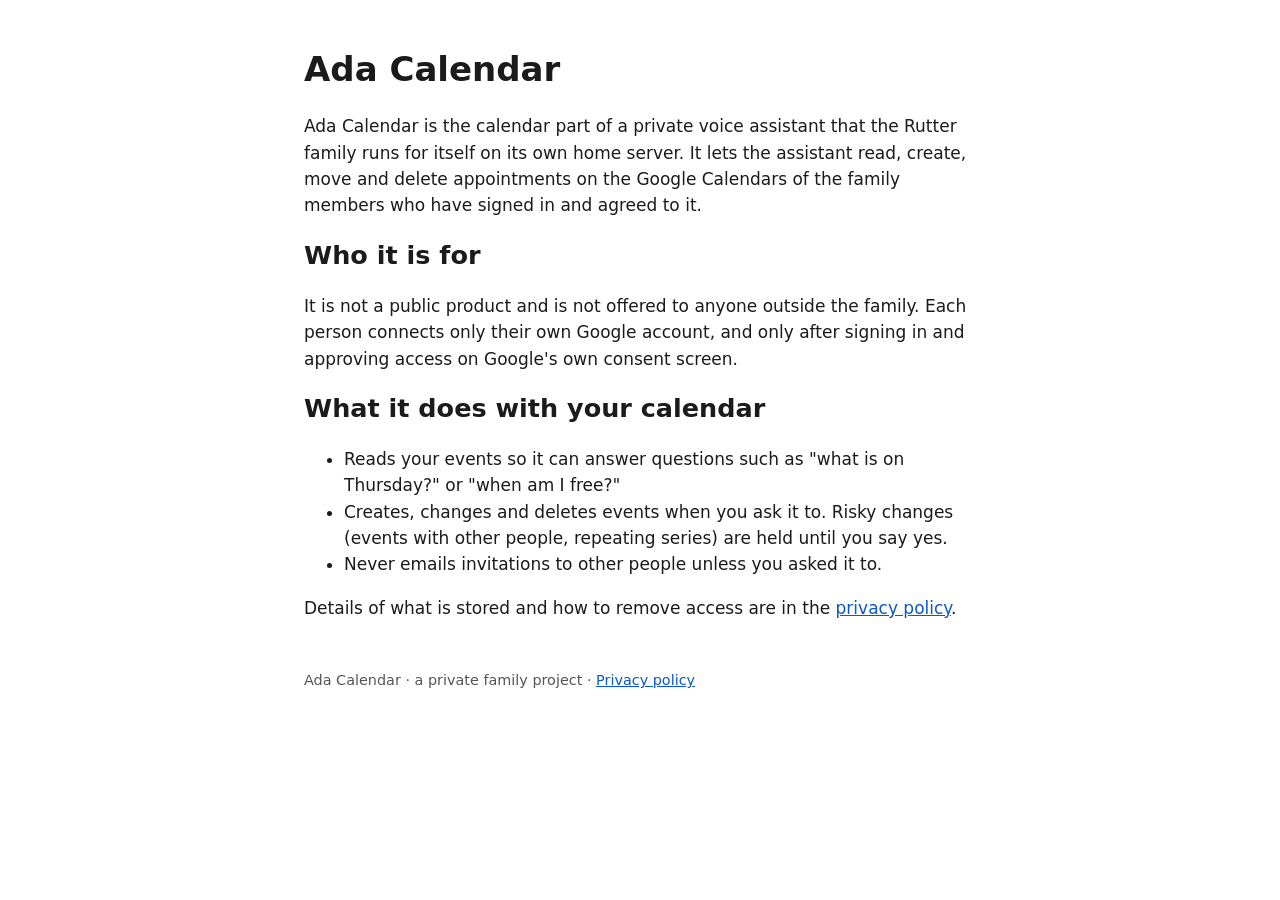
<file: index.html>
<!doctype html>
<html lang="en">
<head>
<meta charset="utf-8">
<meta name="viewport" content="width=device-width, initial-scale=1">
<title>Ada Calendar</title>
<link rel="stylesheet" href="style.css">
</head>
<body>
<h1>Ada Calendar</h1>
<p>Ada Calendar is the calendar part of a private voice assistant that the Rutter family runs for itself on its own home server.
It lets the assistant read, create, move and delete appointments on the Google Calendars of the family members who have signed in and agreed to it.</p>

<h2>Who it is for</h2>
<p>It is not a public product and is not offered to anyone outside the family. Each person connects only their own Google account, and only
after signing in and approving access on Google's own consent screen.</p>

<h2>What it does with your calendar</h2>
<ul>
  <li>Reads your events so it can answer questions such as "what is on Thursday?" or "when am I free?"</li>
  <li>Creates, changes and deletes events when you ask it to. Risky changes (events with other people, repeating series) are held until you say yes.</li>
  <li>Never emails invitations to other people unless you asked it to.</li>
</ul>

<p>Details of what is stored and how to remove access are in the <a href="privacy.html">privacy policy</a>.</p>

<footer>Ada Calendar &middot; a private family project &middot; <a href="privacy.html">Privacy policy</a></footer>
</body>
</html>
</file>
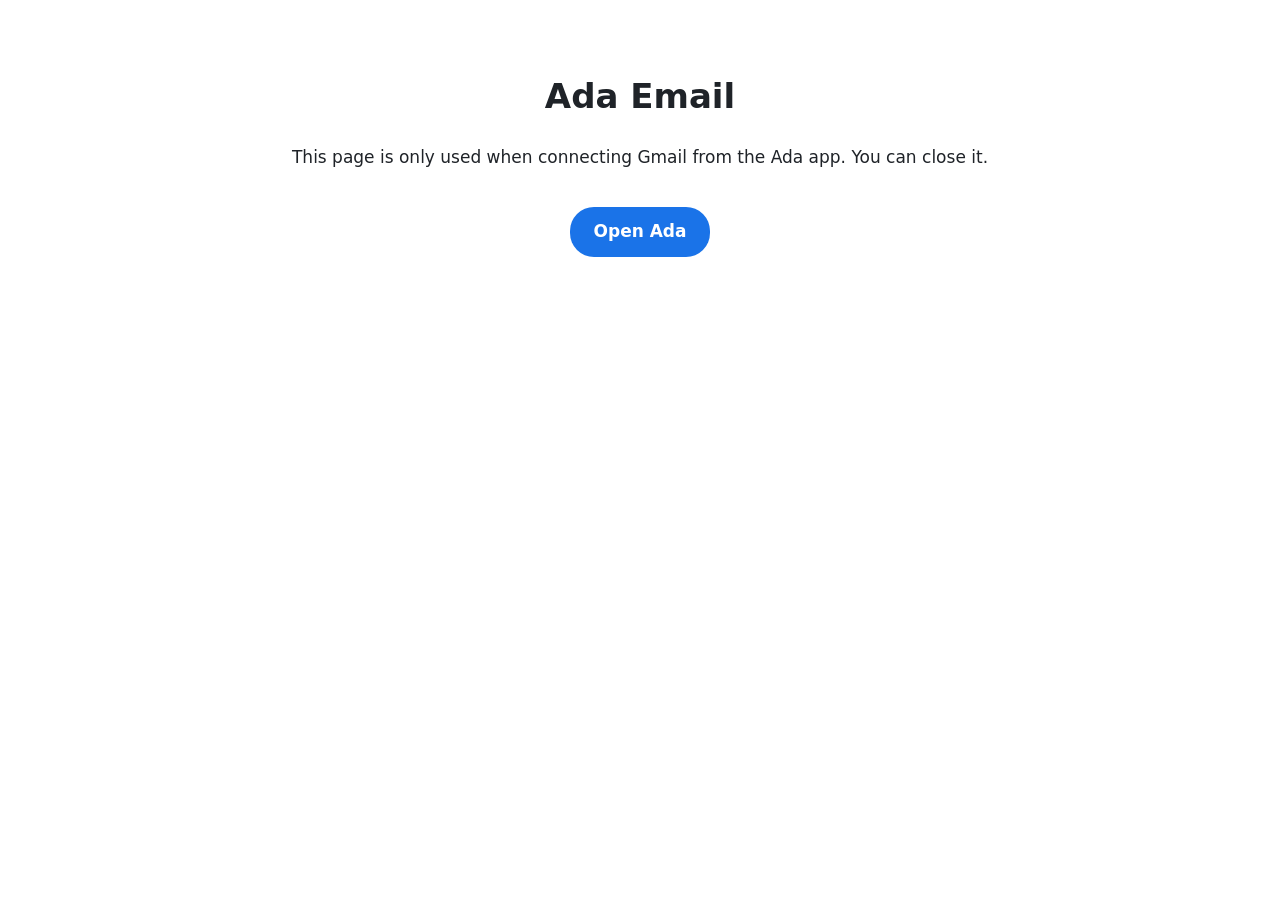
<file: email.html>
<!doctype html>
<html lang="en">
<head>
<meta charset="utf-8">
<meta name="viewport" content="width=device-width, initial-scale=1">
<meta name="referrer" content="no-referrer">
<meta name="robots" content="noindex">
<title>Ada Email</title>
<style>
  :root { --bg: #ffffff; --fg: #1f2328; --accent: #1a73e8; }
  @media (prefers-color-scheme: dark) { :root { --bg: #14171a; --fg: #e6e8ea; --accent: #8ab4f8; } }
  body { margin: 0; padding: 48px 16px; background: var(--bg); color: var(--fg); font: 17px/1.5 system-ui, sans-serif; text-align: center; }
  a[hidden] { display: none; }
  a.button { display: inline-block; margin-top: 20px; padding: 12px 24px; border-radius: 24px; background: var(--accent); color: var(--bg); text-decoration: none; font-weight: 600; }
</style>
</head>
<body>
<h1>Ada Email</h1>
<p id="msg">Returning to the Ada app…</p>
<a id="open" class="button" href="#" hidden>Open Ada</a>
<script>
// Hands Google's answer back to the Ada app on this phone. Nothing is sent anywhere else, and the destination is fixed in this file: it is
// never read from the link. Only the three things the app needs (code, state, error) are taken from Google's reply, each checked, and the
// rest (scope, authuser, ...) is dropped. The one-time code is useless without the app's private challenge and the server's secret.
(function () {
  var p = new URLSearchParams(location.search);
  var code = p.get("code") || "", state = p.get("state") || "", error = p.get("error") || "";
  var msg = document.getElementById("msg"), open = document.getElementById("open");
  var good = /^[A-Za-z0-9_-]{16,128}$/.test(state) && ((/^[A-Za-z0-9_.\/~-]{10,4000}$/.test(code) && !error) || (/^[a-z_]{3,40}$/.test(error) && !code));
  if (!good) {
    msg.textContent = "This page is only used when connecting Gmail from the Ada app. You can close it.";
    return;
  }
  var q = "state=" + encodeURIComponent(state) + (code ? "&code=" + encodeURIComponent(code) : "&error=" + encodeURIComponent(error));
  var target = "intent://email-callback?" + q + "#Intent;scheme=adaemail;package=com.bhrutter.digitalassistant;end";
  open.href = target;
  open.hidden = false;
  msg.textContent = "Returning to the Ada app. If nothing happens, tap the button.";
  window.location.replace(target);
})();
</script>
</body>
</html>
</file>
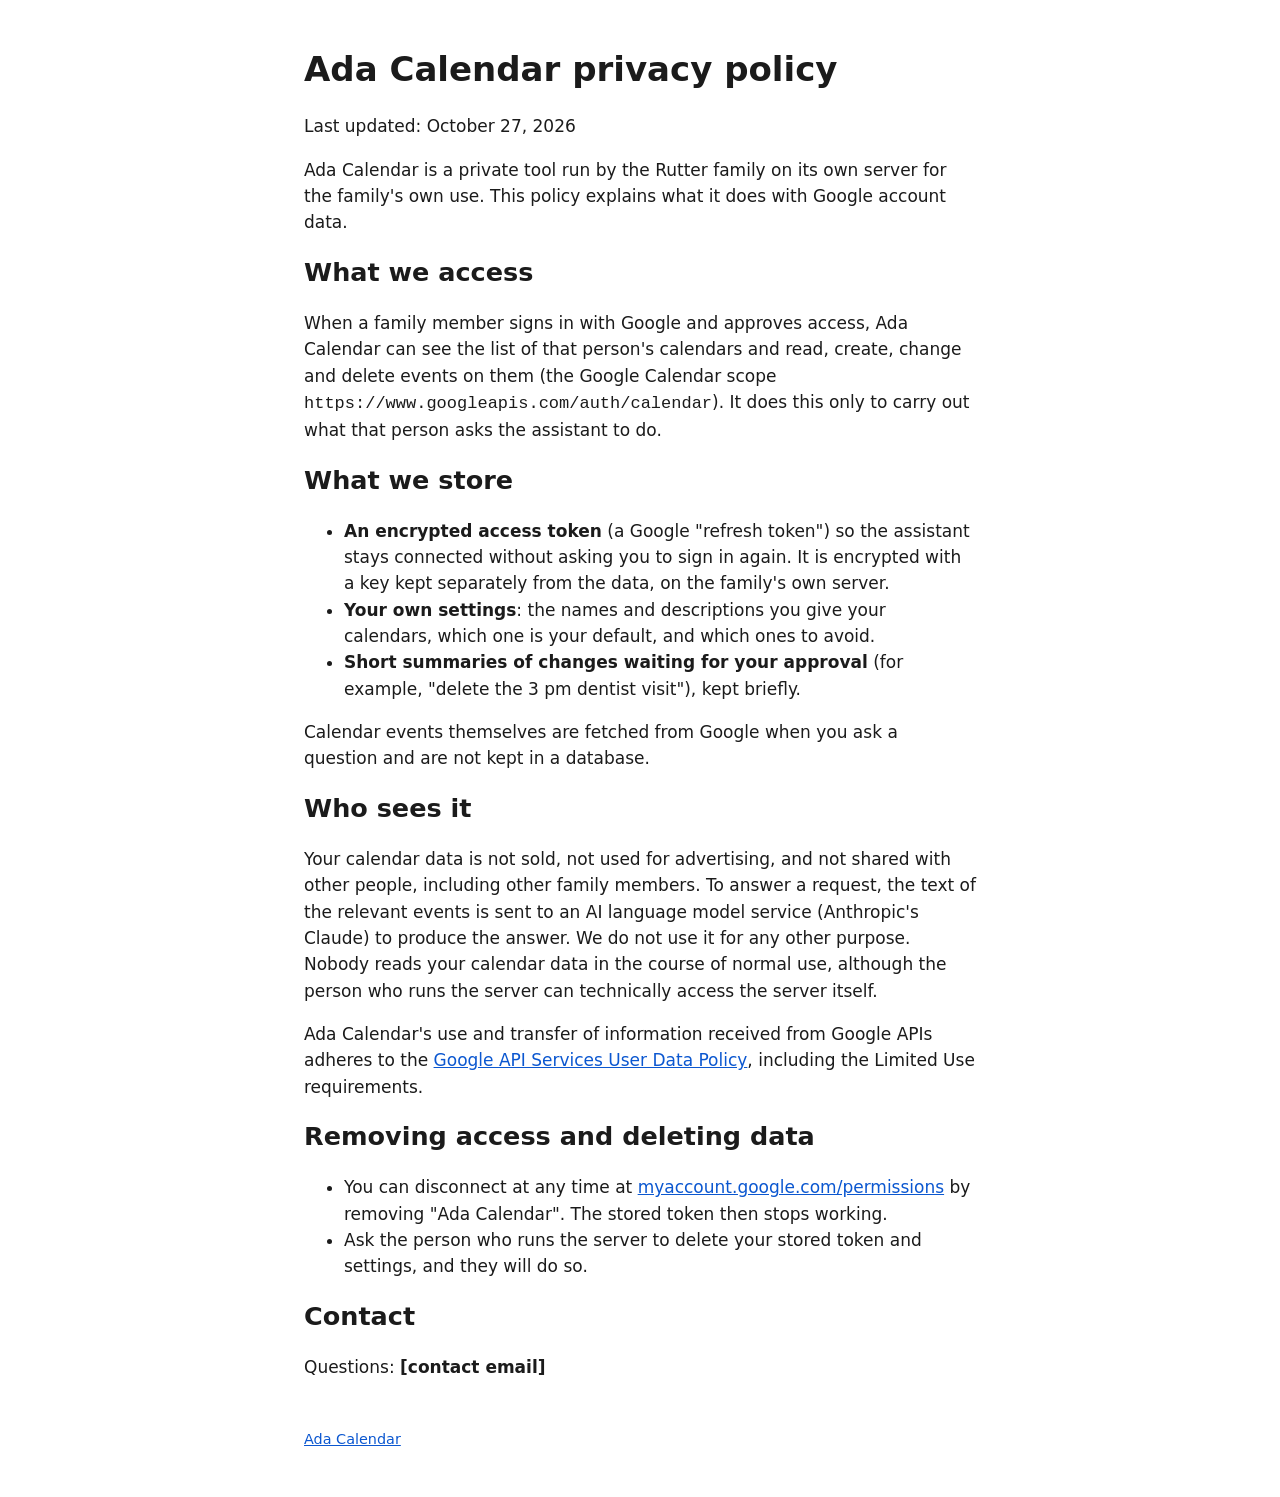
<file: privacy.html>
<!doctype html>
<html lang="en">
<head>
<meta charset="utf-8">
<meta name="viewport" content="width=device-width, initial-scale=1">
<title>Ada Calendar privacy policy</title>
<link rel="stylesheet" href="style.css">
</head>
<body>
<h1>Ada Calendar privacy policy</h1>
<p>Last updated: October 27, 2026</p>

<p>Ada Calendar is a private tool run by the Rutter family on its own server for the family's own use. This policy explains what it does with
Google account data.</p>

<h2>What we access</h2>
<p>When a family member signs in with Google and approves access, Ada Calendar can see the list of that person's calendars and read, create, change
and delete events on them (the Google Calendar scope <code>https://www.googleapis.com/auth/calendar</code>). It does this only to carry out what that
person asks the assistant to do.</p>

<h2>What we store</h2>
<ul>
  <li><strong>An encrypted access token</strong> (a Google "refresh token") so the assistant stays connected without asking you to sign in again. It is
      encrypted with a key kept separately from the data, on the family's own server.</li>
  <li><strong>Your own settings</strong>: the names and descriptions you give your calendars, which one is your default, and which ones to avoid.</li>
  <li><strong>Short summaries of changes waiting for your approval</strong> (for example, "delete the 3 pm dentist visit"), kept briefly.</li>
</ul>
<p>Calendar events themselves are fetched from Google when you ask a question and are not kept in a database.</p>

<h2>Who sees it</h2>
<p>Your calendar data is not sold, not used for advertising, and not shared with other people, including other family members. To answer a request,
the text of the relevant events is sent to an AI language model service (Anthropic's Claude) to produce the answer. We do not use it for any other
purpose. Nobody reads your calendar data in the course of normal use, although the person who runs the server can technically access the server itself.</p>
<p>Ada Calendar's use and transfer of information received from Google APIs adheres to the
<a href="https://developers.google.com/terms/api-services-user-data-policy">Google API Services User Data Policy</a>, including the Limited Use
requirements.</p>

<h2>Removing access and deleting data</h2>
<ul>
  <li>You can disconnect at any time at <a href="https://myaccount.google.com/permissions">myaccount.google.com/permissions</a> by removing "Ada Calendar". The stored token then stops working.</li>
  <li>Ask the person who runs the server to delete your stored token and settings, and they will do so.</li>
</ul>

<h2>Contact</h2>
<p>Questions: <!-- TODO: put the contact email address here before publishing --><strong>[contact email]</strong></p>

<footer><a href="index.html">Ada Calendar</a></footer>
</body>
</html>
</file>
<file: style.css>
body { font: 17px/1.55 system-ui, sans-serif; max-width: 42rem; margin: 3rem auto; padding: 0 1rem; color: #1b1b1b; background: #fff; }
h1, h2 { line-height: 1.25; }
a { color: #0b57d0; }
footer { margin-top: 3rem; font-size: .9rem; color: #555; }
@media (prefers-color-scheme: dark) { body { color: #e8e8e8; background: #16181c; } a { color: #8ab4f8; } footer { color: #aaa; } }
</file>
